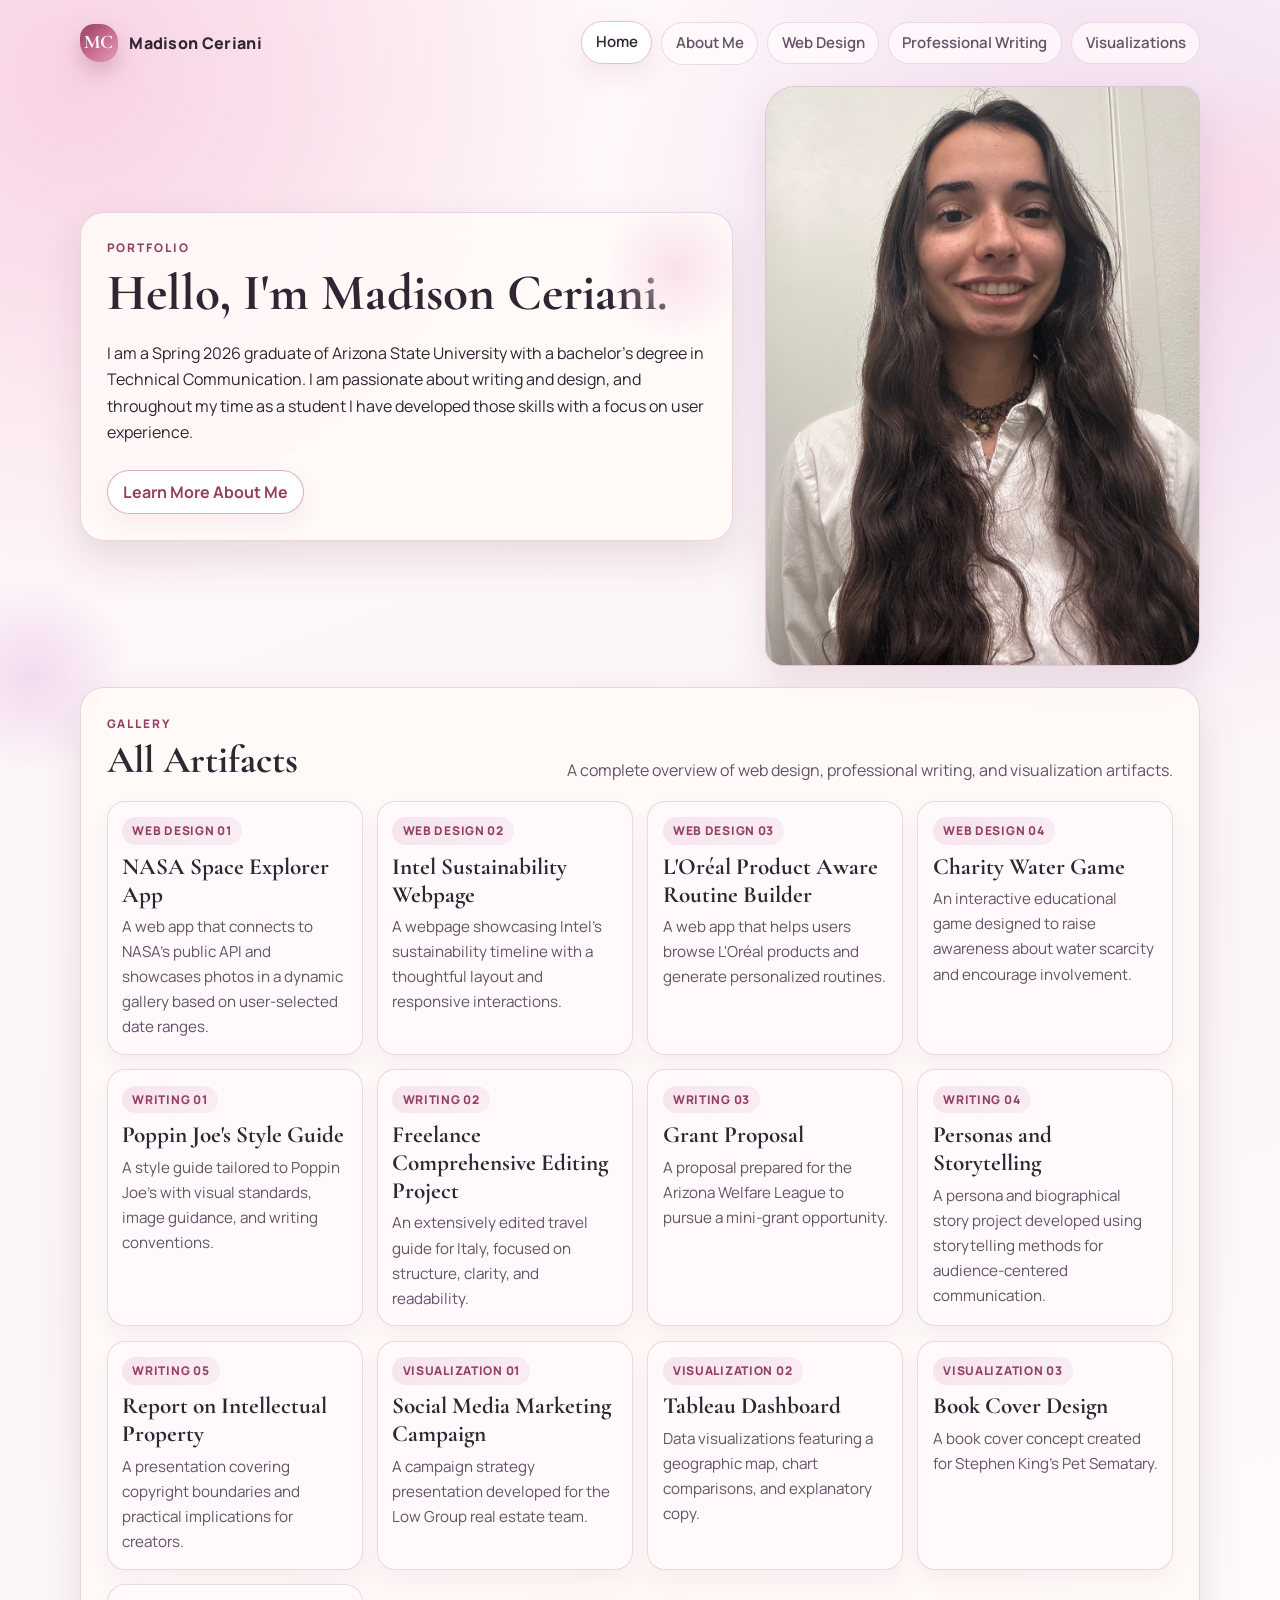
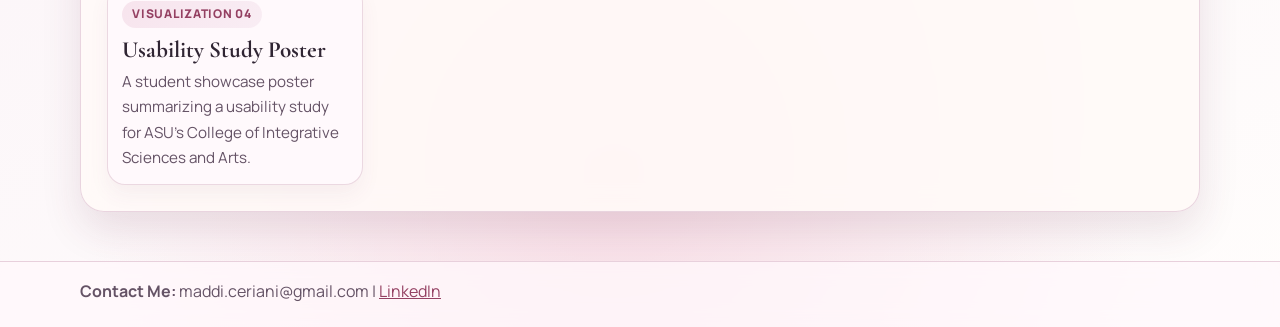
<file: index.html>
<!DOCTYPE html>
<html lang="en">
<head>
  <meta charset="UTF-8">
  <meta name="viewport" content="width=device-width, initial-scale=1.0">
  <title>Madison Ceriani Portfolio | Home</title>
  <link rel="preconnect" href="https://fonts.googleapis.com">
  <link rel="preconnect" href="https://fonts.gstatic.com" crossorigin>
  <link href="https://fonts.googleapis.com/css2?family=Cormorant+Garamond:wght@500;600;700&family=Manrope:wght@400;500;600;700;800&display=swap" rel="stylesheet">
  <link rel="stylesheet" href="assets/css/styles.css">
</head>
<body>
  <div class="page-shell">
    <header class="site-header content-wrap">
      <a class="brand" href="index.html" aria-label="Madison Ceriani portfolio home">
        <span class="brand-mark">MC</span>
        Madison Ceriani
      </a>
      <nav class="nav-links" aria-label="Primary navigation">
        <a class="active" href="index.html">Home</a>
        <a href="about.html">About Me</a>
        <a href="web-design.html">Web Design</a>
        <a href="writing.html">Professional Writing</a>
        <a href="visualizations.html">Visualizations</a>
      </nav>
    </header>

    <main class="content-wrap">
      <section class="hero">
        <div class="hero-panel">
          <div class="eyebrow">Portfolio</div>
          <h1>Hello, I'm Madison Ceriani.</h1>
          <p class="lede">I am a Spring 2026 graduate of Arizona State University with a bachelor's degree in Technical Communication. I am passionate about writing and design, and throughout my time as a student I have developed those skills with a focus on user experience.</p>
          <div class="hero-actions" style="margin-top: 1.5rem;">
            <a class="button-secondary" href="about.html">Learn More About Me</a>
          </div>
        </div>
        <div class="hero-visual">
          <div class="photo-frame">
            <img src="IMG_9565.jpg" alt="Portrait of Madison Ceriani">
          </div>
        </div>
      </section>

      <section class="section-panel">
        <div class="section-head">
          <div>
            <div class="eyebrow">Gallery</div>
            <h2>All Artifacts</h2>
          </div>
          <p class="section-copy">A complete overview of web design, professional writing, and visualization artifacts.</p>
        </div>

        <div class="gallery-grid">
          <article class="gallery-item">
            <div class="tag">Web Design 01</div>
            <h3>NASA Space Explorer App</h3>
            <p>A web app that connects to NASA's public API and showcases photos in a dynamic gallery based on user-selected date ranges.</p>
          </article>
          <article class="gallery-item">
            <div class="tag">Web Design 02</div>
            <h3>Intel Sustainability Webpage</h3>
            <p>A webpage showcasing Intel's sustainability timeline with a thoughtful layout and responsive interactions.</p>
          </article>
          <article class="gallery-item">
            <div class="tag">Web Design 03</div>
            <h3>L'Oréal Product Aware Routine Builder</h3>
            <p>A web app that helps users browse L'Oréal products and generate personalized routines.</p>
          </article>
          <article class="gallery-item">
            <div class="tag">Web Design 04</div>
            <h3>Charity Water Game</h3>
            <p>An interactive educational game designed to raise awareness about water scarcity and encourage involvement.</p>
          </article>
          <article class="gallery-item">
            <div class="tag">Writing 01</div>
            <h3>Poppin Joe's Style Guide</h3>
            <p>A style guide tailored to Poppin Joe's with visual standards, image guidance, and writing conventions.</p>
          </article>
          <article class="gallery-item">
            <div class="tag">Writing 02</div>
            <h3>Freelance Comprehensive Editing Project</h3>
            <p>An extensively edited travel guide for Italy, focused on structure, clarity, and readability.</p>
          </article>
          <article class="gallery-item">
            <div class="tag">Writing 03</div>
            <h3>Grant Proposal</h3>
            <p>A proposal prepared for the Arizona Welfare League to pursue a mini-grant opportunity.</p>
          </article>
          <article class="gallery-item">
            <div class="tag">Writing 04</div>
            <h3>Personas and Storytelling</h3>
            <p>A persona and biographical story project developed using storytelling methods for audience-centered communication.</p>
          </article>
          <article class="gallery-item">
            <div class="tag">Writing 05</div>
            <h3>Report on Intellectual Property</h3>
            <p>A presentation covering copyright boundaries and practical implications for creators.</p>
          </article>
          <article class="gallery-item">
            <div class="tag">Visualization 01</div>
            <h3>Social Media Marketing Campaign</h3>
            <p>A campaign strategy presentation developed for the Low Group real estate team.</p>
          </article>
          <article class="gallery-item">
            <div class="tag">Visualization 02</div>
            <h3>Tableau Dashboard</h3>
            <p>Data visualizations featuring a geographic map, chart comparisons, and explanatory copy.</p>
          </article>
          <article class="gallery-item">
            <div class="tag">Visualization 03</div>
            <h3>Book Cover Design</h3>
            <p>A book cover concept created for Stephen King's Pet Sematary.</p>
          </article>
          <article class="gallery-item">
            <div class="tag">Visualization 04</div>
            <h3>Usability Study Poster</h3>
            <p>A student showcase poster summarizing a usability study for ASU's College of Integrative Sciences and Arts.</p>
          </article>
        </div>
      </section>
    </main>

    <footer class="site-footer">
      <div class="footer-panel content-wrap">
        <p><strong>Contact Me:</strong> maddi.ceriani@gmail.com | <a href="https://www.linkedin.com/in/madison-ceriani-4608a0198/" target="_blank" rel="noopener noreferrer">LinkedIn</a></p>
      </div>
    </footer>
  </div>
</body>
</html>
</file>
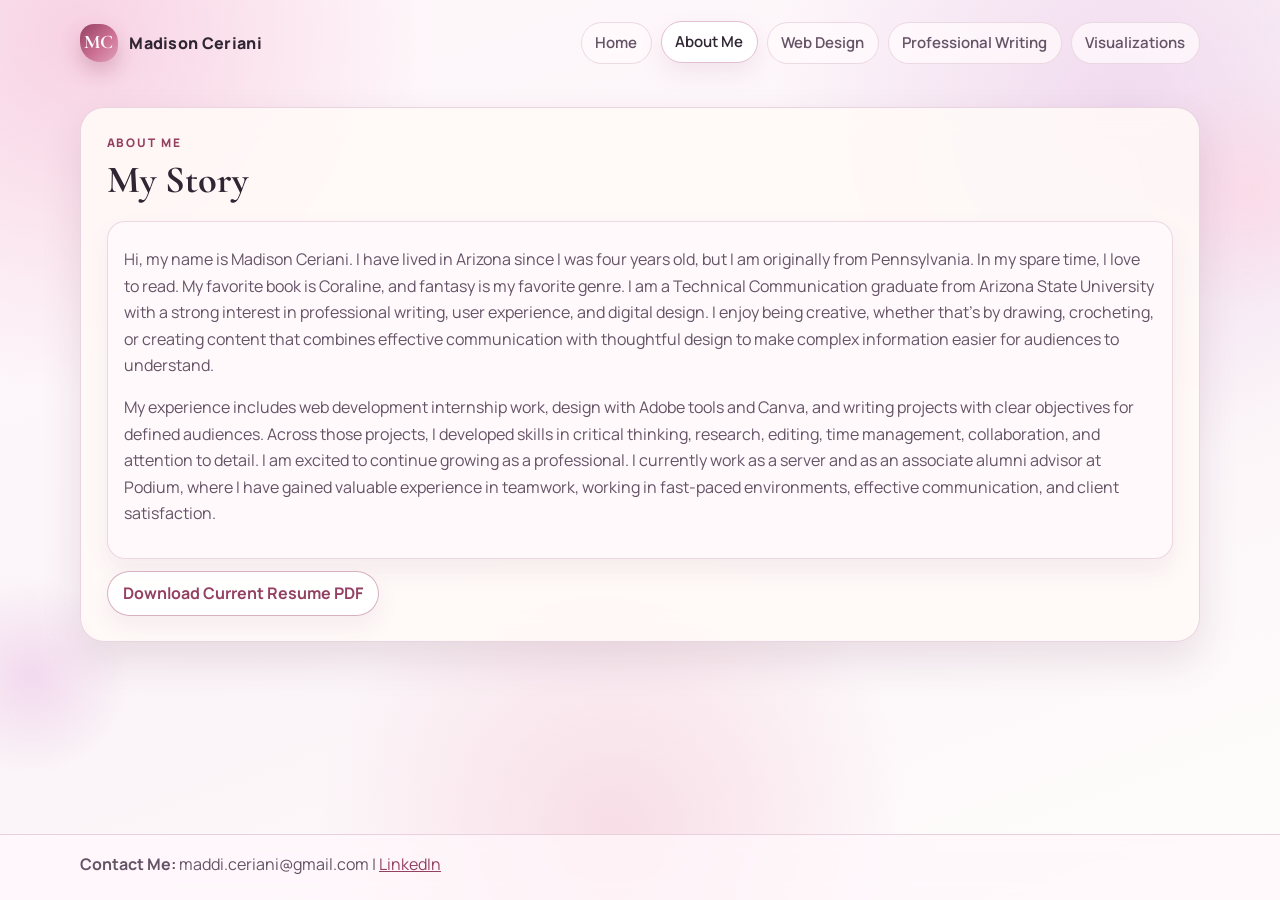
<file: about.html>
<!DOCTYPE html>
<html lang="en">
<head>
  <meta charset="UTF-8">
  <meta name="viewport" content="width=device-width, initial-scale=1.0">
  <title>Madison Ceriani Portfolio | About Me</title>
  <link rel="preconnect" href="https://fonts.googleapis.com">
  <link rel="preconnect" href="https://fonts.gstatic.com" crossorigin>
  <link href="https://fonts.googleapis.com/css2?family=Cormorant+Garamond:wght@500;600;700&family=Manrope:wght@400;500;600;700;800&display=swap" rel="stylesheet">
  <link rel="stylesheet" href="assets/css/styles.css">
</head>
<body>
  <div class="page-shell">
    <header class="site-header content-wrap">
      <a class="brand" href="index.html" aria-label="Madison Ceriani portfolio home">
        <span class="brand-mark">MC</span>
        Madison Ceriani
      </a>
      <nav class="nav-links" aria-label="Primary navigation">
        <a href="index.html">Home</a>
        <a class="active" href="about.html">About Me</a>
        <a href="web-design.html">Web Design</a>
        <a href="writing.html">Professional Writing</a>
        <a href="visualizations.html">Visualizations</a>
      </nav>
    </header>

    <main class="content-wrap">
      <section class="section-panel">
        <div class="section-head">
          <div>
            <div class="eyebrow">About Me</div>
            <h2>My Story</h2>
          </div>
        </div>

        <article class="artifact-card wide">
          <p class="artifact-meta">Hi, my name is Madison Ceriani. I have lived in Arizona since I was four years old, but I am originally from Pennsylvania. In my spare time, I love to read. My favorite book is Coraline, and fantasy is my favorite genre. I am a Technical Communication graduate from Arizona State University with a strong interest in professional writing, user experience, and digital design. I enjoy being creative, whether that's by drawing, crocheting, or creating content that combines effective communication with thoughtful design to make complex information easier for audiences to understand.</p>
          <p class="artifact-meta">My experience includes web development internship work, design with Adobe tools and Canva, and writing projects with clear objectives for defined audiences. Across those projects, I developed skills in critical thinking, research, editing, time management, collaboration, and attention to detail. I am excited to continue growing as a professional. I currently work as a server and as an associate alumni advisor at Podium, where I have gained valuable experience in teamwork, working in fast-paced environments, effective communication, and client satisfaction.</p>
        </article>

        <div class="resume-actions">
          <a class="button-secondary" href="My%20new%20resume.pdf" download>Download Current Resume PDF</a>
        </div>
      </section>
    </main>

    <footer class="site-footer">
      <div class="footer-panel content-wrap">
        <p><strong>Contact Me:</strong> maddi.ceriani@gmail.com | <a href="https://www.linkedin.com/in/madison-ceriani-4608a0198/" target="_blank" rel="noopener noreferrer">LinkedIn</a></p>
      </div>
    </footer>
  </div>
</body>
</html>
</file>
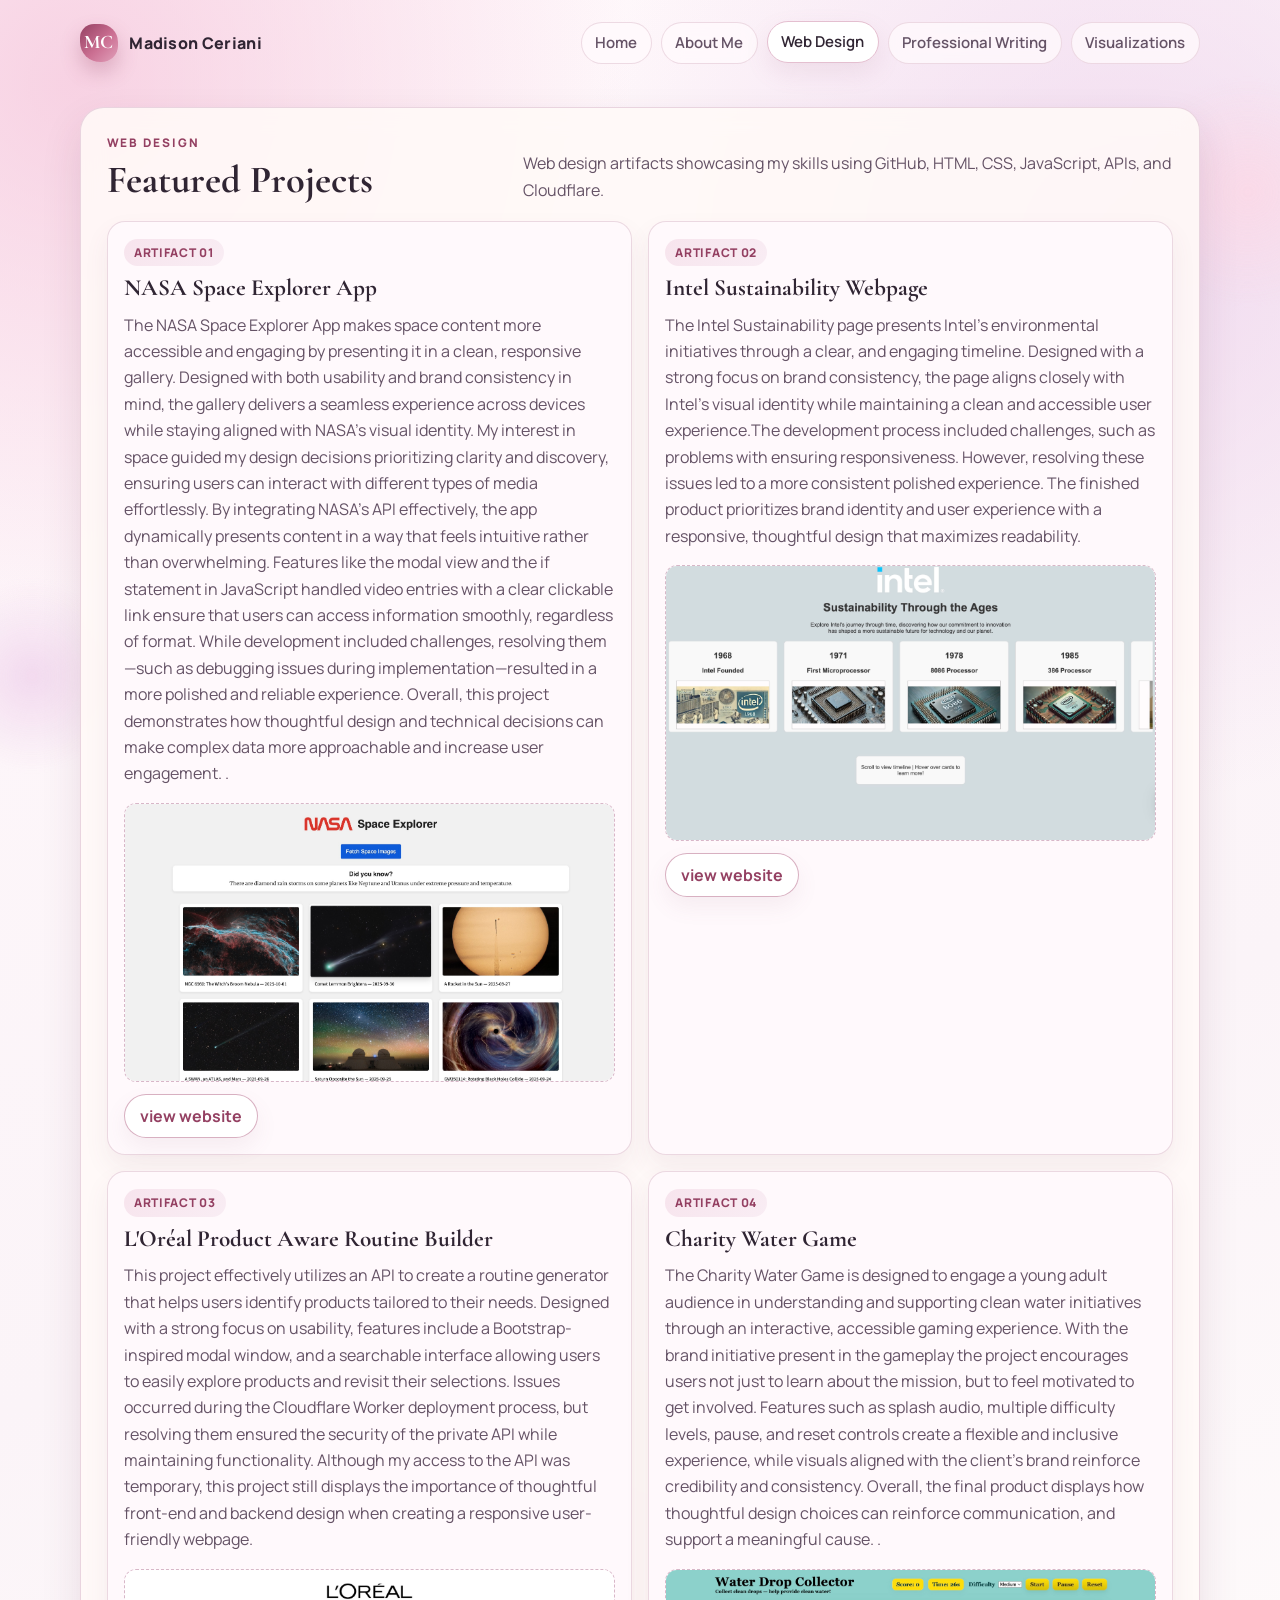
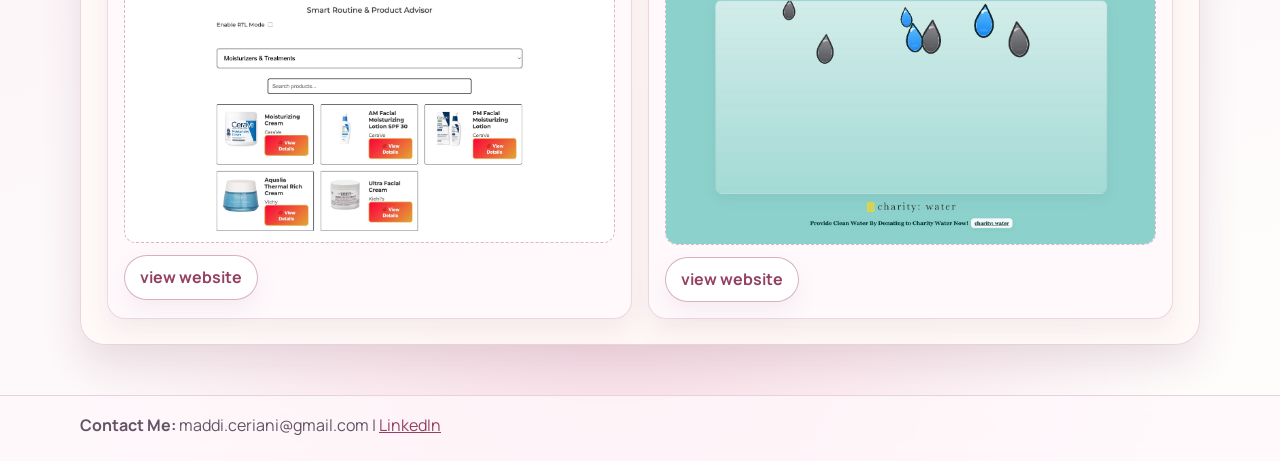
<file: web-design.html>
<!DOCTYPE html>
<html lang="en">
<head>
  <meta charset="UTF-8">
  <meta name="viewport" content="width=device-width, initial-scale=1.0">
  <title>Madison Ceriani Portfolio | Web Design</title>
  <link rel="preconnect" href="https://fonts.googleapis.com">
  <link rel="preconnect" href="https://fonts.gstatic.com" crossorigin>
  <link href="https://fonts.googleapis.com/css2?family=Cormorant+Garamond:wght@500;600;700&family=Manrope:wght@400;500;600;700;800&display=swap" rel="stylesheet">
  <link rel="stylesheet" href="assets/css/styles.css">
</head>
<body>
  <div class="page-shell">
    <header class="site-header content-wrap">
      <a class="brand" href="index.html" aria-label="Madison Ceriani portfolio home">
        <span class="brand-mark">MC</span>
        Madison Ceriani
      </a>
      <nav class="nav-links" aria-label="Primary navigation">
        <a href="index.html">Home</a>
        <a href="about.html">About Me</a>
        <a class="active" href="web-design.html">Web Design</a>
        <a href="writing.html">Professional Writing</a>
        <a href="visualizations.html">Visualizations</a>
      </nav>
    </header>

    <main class="content-wrap">
      <section class="section-panel">
        <div class="section-head">
          <div>
            <div class="eyebrow">Web Design</div>
            <h2>Featured Projects</h2>
          </div>
          <p class="section-copy">Web design artifacts showcasing my skills using GitHub, HTML, CSS, JavaScript, APIs, and Cloudflare.</p>
        </div>

        <div class="artifact-grid">
          <article class="artifact-card">
            <div class="tag">Artifact 01</div>
            <h3>NASA Space Explorer App</h3>
            <p class="artifact-meta">The NASA Space Explorer App makes space content more accessible and engaging by presenting it in a clean, responsive gallery. Designed with both usability and brand consistency in mind, the gallery delivers a seamless experience across devices while staying aligned with NASA’s visual identity.
My interest in space guided my design decisions prioritizing clarity and discovery, ensuring users can interact with different types of media effortlessly. By integrating NASA’s API effectively, the app dynamically presents content in a way that feels intuitive rather than overwhelming. Features like the modal view and the if statement in JavaScript handled video entries with a clear clickable link ensure that users can access information smoothly, regardless of format.
While development included challenges, resolving them—such as debugging issues during implementation—resulted in a more polished and reliable experience. Overall, this project demonstrates how thoughtful design and technical decisions can make complex data more approachable and increase user engagement. 
.</p>
            <div class="media-slot">
              <img class="artifact-image" src="Image 4-26-26 at 3.31 AM.jpg" alt="NASA Space Explorer app screenshot" loading="lazy">
            </div>
            <div class="artifact-links">
              <a href="https://madisonceriani.github.io/09-nasa-space-explorer-v2/" target="_blank" rel="noopener noreferrer">view website</a>
            </div>
          </article>

          <article class="artifact-card">
            <div class="tag">Artifact 02</div>
            <h3>Intel Sustainability Webpage</h3>
            <p class="artifact-meta">The Intel Sustainability page presents Intel’s environmental initiatives through a clear, and engaging timeline.  Designed with a strong focus on brand consistency, the page aligns closely with Intel’s visual identity while maintaining a clean and accessible user experience.The development process included challenges, such as problems with ensuring responsiveness. However, resolving these issues led to a more consistent polished experience. The finished product prioritizes brand identity and user experience with a responsive, thoughtful design that maximizes readability. 
</p>
            <div class="media-slot">
              <img class="artifact-image" src="Image 4-26-26 at 3.30 AM.jpg" alt="Intel Sustainability Through the Ages webpage screenshot" loading="lazy">
            </div>
            <div class="artifact-links">
              <a href="https://madisonceriani.github.io/02-prj-intel-sustainability/" target="_blank" rel="noopener noreferrer">view website</a>
            </div>
          </article>

          <article class="artifact-card">
            <div class="tag">Artifact 03</div>
            <h3>L'Oréal Product Aware Routine Builder</h3>
            <p class="artifact-meta">
This project effectively utilizes an API to create a routine generator that helps users identify products tailored to their needs. Designed with a strong focus on usability, features include a Bootstrap-inspired modal window, and a searchable interface allowing users to easily explore products and revisit their selections. Issues occurred during the Cloudflare Worker deployment process, but resolving them ensured the security of the private API while maintaining functionality. Although my access to the API was temporary, this project still displays the importance of thoughtful front-end and backend design when creating a responsive user-friendly webpage.
</p>
            <div class="media-slot">
              <img class="artifact-image" src="Image 4-26-26 at 3.33 AM.jpg" alt="L'Oreal Smart Routine and Product Advisor screenshot" loading="lazy">
            </div>
            <div class="artifact-links">
              <a href="https://madisonceriani.github.io/09-prj-loreal-routine-builder/" target="_blank" rel="noopener noreferrer">view website</a>
            </div>
          </article>

          <article class="artifact-card">
            <div class="tag">Artifact 04</div>
            <h3>Charity Water Game</h3>
            <p class="artifact-meta">The Charity Water Game is designed to engage a young adult audience in understanding and supporting clean water initiatives through an interactive, accessible gaming experience. With the brand initiative present in the gameplay the project encourages users not just to learn about the mission, but to feel motivated to get involved. Features such as splash audio, multiple difficulty levels, pause, and reset controls create a flexible and inclusive experience, while visuals aligned with the client’s brand reinforce credibility and consistency. Overall, the final product displays how thoughtful design choices can reinforce communication, and support a meaningful cause. .</p>
            <div class="media-slot">
              <img class="artifact-image" src="Image 4-26-26 at 3.32 AM.jpg" alt="Charity Water Game screenshot" loading="lazy">
            </div>
            <div class="artifact-links">
              <a href="https://madisonceriani.github.io/updated-water-drop-game/" target="_blank" rel="noopener noreferrer">view website</a>
            </div>
          </article>
        </div>
      </section>
    </main>

    <footer class="site-footer">
      <div class="footer-panel content-wrap">
        <p><strong>Contact Me:</strong> maddi.ceriani@gmail.com | <a href="https://www.linkedin.com/in/madison-ceriani-4608a0198/" target="_blank" rel="noopener noreferrer">LinkedIn</a></p>
      </div>
    </footer>
  </div>
</body>
</html>
</file>
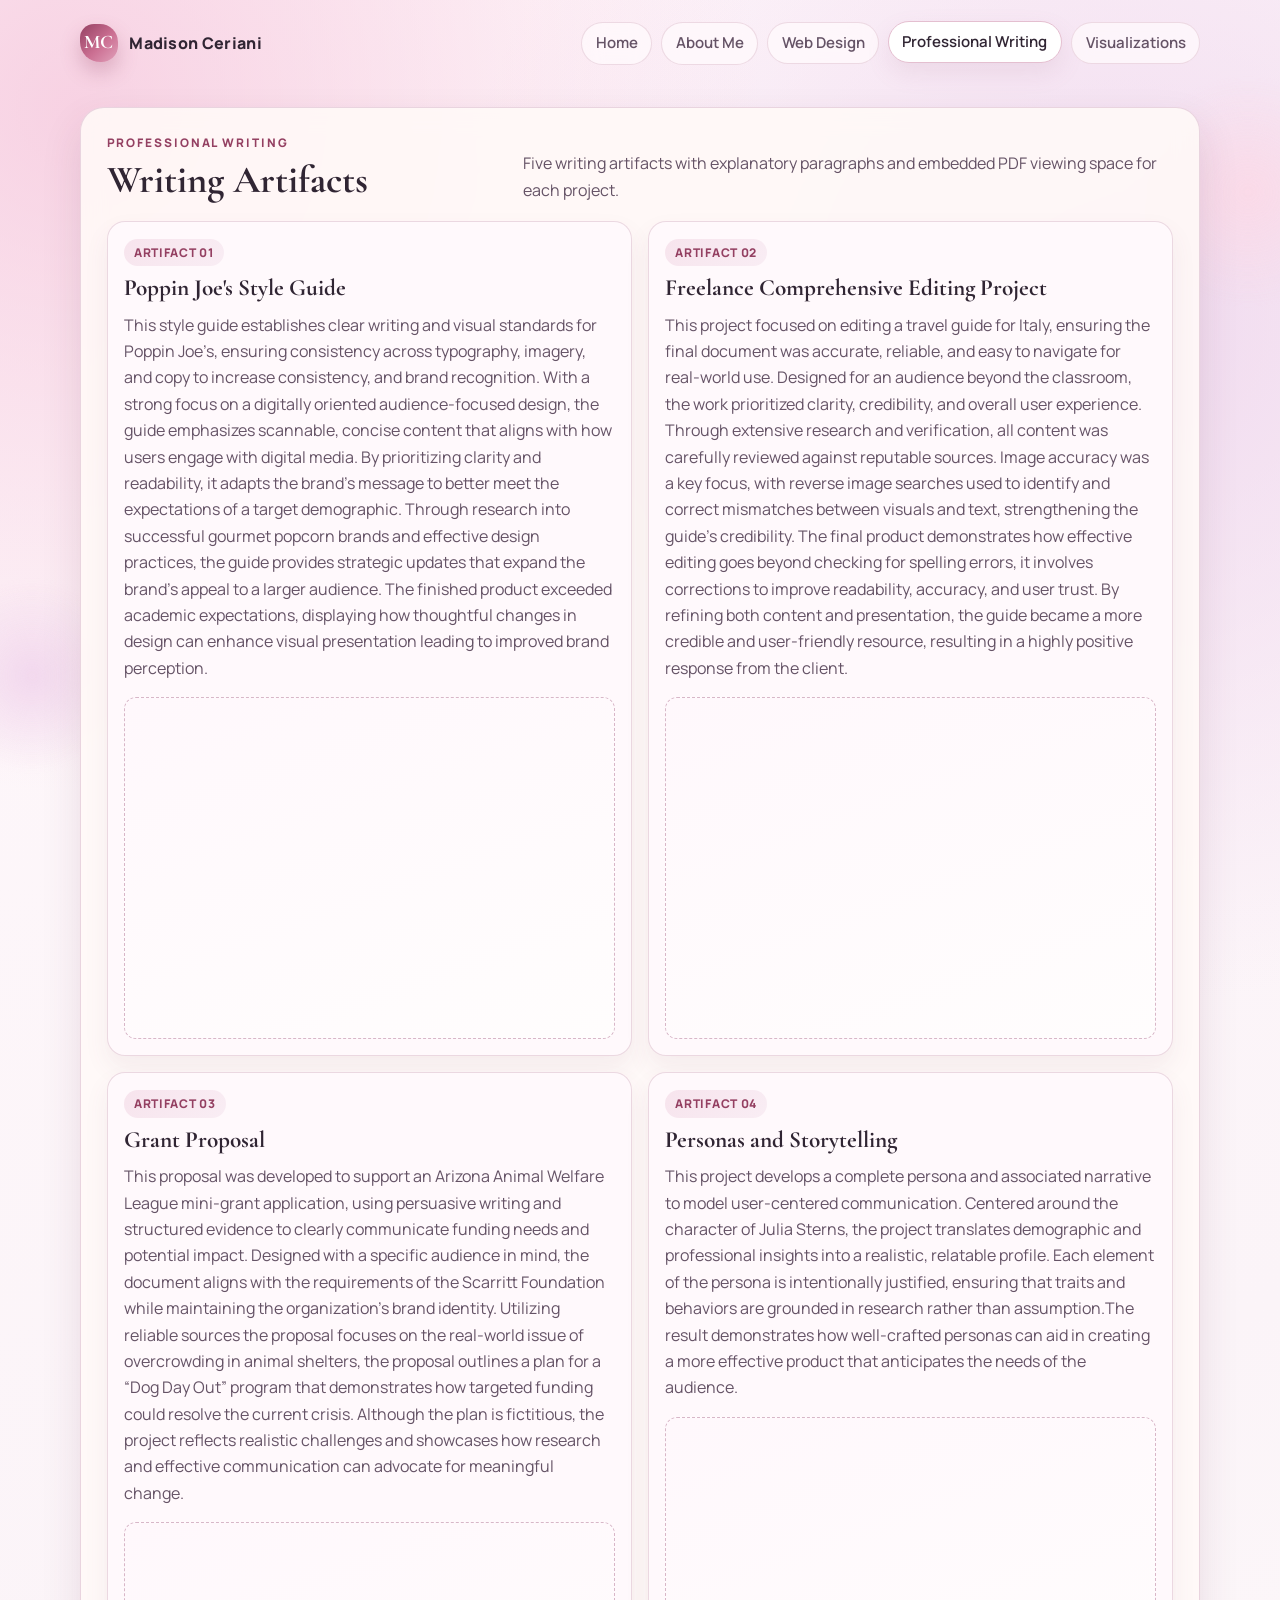
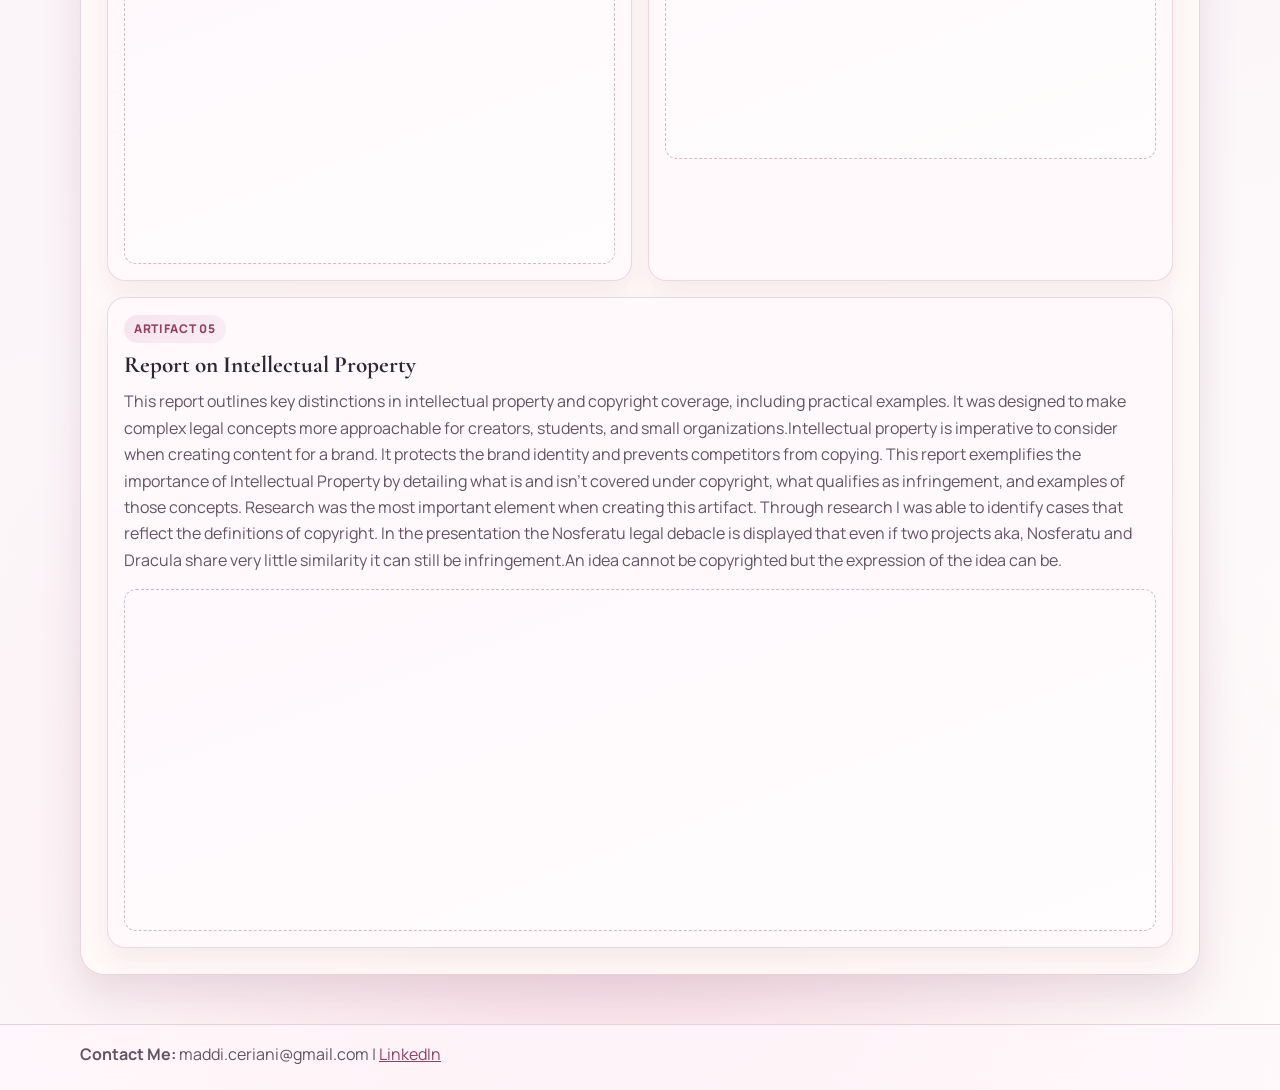
<file: writing.html>
<!DOCTYPE html>
<html lang="en">
<head>
  <meta charset="UTF-8">
  <meta name="viewport" content="width=device-width, initial-scale=1.0">
  <title>Madison Ceriani Portfolio | Professional Writing</title>
  <link rel="preconnect" href="https://fonts.googleapis.com">
  <link rel="preconnect" href="https://fonts.gstatic.com" crossorigin>
  <link href="https://fonts.googleapis.com/css2?family=Cormorant+Garamond:wght@500;600;700&family=Manrope:wght@400;500;600;700;800&display=swap" rel="stylesheet">
  <link rel="stylesheet" href="assets/css/styles.css">
</head>
<body>
  <div class="page-shell">
    <header class="site-header content-wrap">
      <a class="brand" href="index.html" aria-label="Madison Ceriani portfolio home">
        <span class="brand-mark">MC</span>
        Madison Ceriani
      </a>
      <nav class="nav-links" aria-label="Primary navigation">
        <a href="index.html">Home</a>
        <a href="about.html">About Me</a>
        <a href="web-design.html">Web Design</a>
        <a class="active" href="writing.html">Professional Writing</a>
        <a href="visualizations.html">Visualizations</a>
      </nav>
    </header>

    <main class="content-wrap">
      <section class="section-panel">
        <div class="section-head">
          <div>
            <div class="eyebrow">Professional Writing</div>
            <h2>Writing Artifacts</h2>
          </div>
          <p class="section-copy">Five writing artifacts with explanatory paragraphs and embedded PDF viewing space for each project.</p>
        </div>

        <div class="artifact-grid">
          <article class="artifact-card">
            <div class="tag">Artifact 01</div>
            <h3>Poppin Joe's Style Guide</h3>
            <p class="artifact-meta">This style guide establishes clear writing and visual standards for Poppin Joe’s, ensuring consistency across typography, imagery, and copy to increase consistency, and  brand recognition. 
With a strong focus on a digitally oriented audience-focused design, the guide emphasizes scannable, concise content that aligns with how users engage with digital media. By prioritizing clarity and readability, it adapts the brand’s message to better meet the expectations of a target demographic. 
Through research into successful gourmet popcorn brands and effective design practices, the guide provides strategic updates that expand the brand’s appeal to a larger audience. The finished product exceeded academic expectations, displaying how thoughtful changes in design can enhance visual presentation leading to improved brand perception. 
 </p>
            <div class="pdf-view">
              <iframe src="Poppin%20Joe%27s%20Style%20Guide.pdf" title="Poppin Joe's Style Guide PDF"></iframe>
            </div>
          </article>

          <article class="artifact-card">
            <div class="tag">Artifact 02</div>
            <h3>Freelance Comprehensive Editing Project</h3>
            <p class="artifact-meta">This project focused on editing a travel guide for Italy, ensuring the final document was accurate, reliable, and easy to navigate for real-world use. Designed for an audience beyond the classroom, the work prioritized clarity, credibility, and overall user experience.
Through extensive research and verification, all content was carefully reviewed against reputable sources. Image accuracy was a key focus, with reverse image searches used to identify and correct mismatches between visuals and text, strengthening the guide’s credibility.
The final product demonstrates how effective editing goes beyond checking for spelling errors, it involves corrections to improve readability, accuracy, and user trust. By refining both content and presentation, the guide became a more credible and user-friendly resource, resulting in a highly positive response from the client.


            <div class="pdf-view">
              <iframe src="Comprehensive%20Editing%20.pdf" title="Freelance Comprehensive Editing Project PDF"></iframe>
            </div>
          </article>

          <article class="artifact-card">
            <div class="tag">Artifact 03</div>
            <h3>Grant Proposal</h3>
            <p class="artifact-meta">This proposal was developed to support an Arizona Animal Welfare League mini-grant application, using persuasive writing and structured evidence to clearly communicate funding needs and potential impact. Designed with a specific audience in mind, the document aligns with the requirements of the Scarritt Foundation while maintaining the organization’s brand identity.
Utilizing reliable sources the proposal focuses on the real-world issue of overcrowding in animal shelters, the proposal outlines a plan for a “Dog Day Out” program that demonstrates how targeted funding could resolve the current crisis. Although the plan is fictitious, the project reflects realistic challenges and showcases how research and effective communication can advocate for meaningful change.
 </p>
            <div class="pdf-view">
              <iframe src="GrantProposal.pdf" title="Grant Proposal PDF"></iframe>
            </div>
          </article>

          <article class="artifact-card">
            <div class="tag">Artifact 04</div>
            <h3>Personas and Storytelling</h3>
            <p class="artifact-meta">This project develops a complete persona and associated narrative to model user-centered communication. Centered around the character of Julia Sterns, the project translates demographic and professional insights into a realistic, relatable profile. Each element of the persona is intentionally justified, ensuring that traits and behaviors are grounded in research rather than assumption.The result demonstrates how well-crafted personas can aid in creating a more effective product that anticipates the needs of the audience. 

            <div class="pdf-view">
              <iframe src="Personas.pdf" title="Personas and Storytelling PDF"></iframe>
            </div>
          </article>

          <article class="artifact-card" style="grid-column: span 12;">
            <div class="tag">Artifact 05</div>
            <h3>Report on Intellectual Property</h3>
            <p class="artifact-meta">This report outlines key distinctions in intellectual property and copyright coverage, including practical examples. It was designed to make complex legal concepts more approachable for creators, students, and small organizations.Intellectual property is imperative to consider when creating content for a brand. It protects the brand identity and prevents competitors from copying. This report exemplifies the importance of Intellectual Property by detailing what is and isn’t covered under copyright, what qualifies as infringement, and examples of those concepts. Research was the most important element when creating this artifact. Through research I was able to identify cases that reflect the definitions of copyright. In the presentation the Nosferatu legal debacle is displayed that even if two projects aka, Nosferatu and Dracula share very little similarity it can still be infringement.An idea cannot be copyrighted but the expression of the idea can be.  
</p>
            <div class="pdf-view">
              <iframe src="Copyright.pdf" title="Report on Intellectual Property PDF"></iframe>
            </div>
          </article>
        </div>
      </section>
    </main>

    <footer class="site-footer">
      <div class="footer-panel content-wrap">
        <p><strong>Contact Me:</strong> maddi.ceriani@gmail.com | <a href="https://www.linkedin.com/in/madison-ceriani-4608a0198/" target="_blank" rel="noopener noreferrer">LinkedIn</a></p>
      </div>
    </footer>
  </div>
</body>
</html>
</file>
<file: assets/css/styles.css>
:root {
	--bg: #fbf4f8;
	--bg-alt: #f4e4ef;
	--panel: #fff9fc;
	--ink: #302533;
	--ink-soft: #655366;
	--line: #e6cdd9;
	--accent: #b9557b;
	--accent-dark: #944062;
	--accent-soft: #efd2de;
	--highlight: #f7d9e3;
	--shadow: 0 18px 40px rgba(90, 37, 63, 0.12);
	--radius-lg: 24px;
	--radius-md: 18px;
	--radius-sm: 12px;
}

* {
	box-sizing: border-box;
}

html,
body {
	margin: 0;
	padding: 0;
}

body {
	font-family: "Manrope", sans-serif;
	color: var(--ink);
	background:
		radial-gradient(circle at 6% 4%, rgba(245, 197, 219, 0.75) 0%, transparent 24%),
		radial-gradient(circle at 88% 12%, rgba(235, 206, 234, 0.7) 0%, transparent 26%),
		radial-gradient(circle at 48% 92%, rgba(247, 217, 227, 0.85) 0%, transparent 28%),
		linear-gradient(160deg, #fff8fb 0%, var(--bg) 56%, #fffdfc 100%);
	min-height: 100vh;
	line-height: 1.65;
	overflow-x: hidden;
	position: relative;
}

body::before,
body::after {
	content: "";
	position: fixed;
	border-radius: 999px;
	pointer-events: none;
	z-index: 0;
	filter: blur(4px);
	opacity: 0.8;
}

body::before {
	top: 5rem;
	right: -5rem;
	width: 14rem;
	height: 14rem;
	background: radial-gradient(circle, rgba(253, 214, 227, 0.85) 0%, rgba(253, 214, 227, 0) 72%);
}

body::after {
	left: -4rem;
	bottom: 8rem;
	width: 12rem;
	height: 12rem;
	background: radial-gradient(circle, rgba(238, 206, 234, 0.9) 0%, rgba(238, 206, 234, 0) 70%);
}

a {
	color: var(--accent-dark);
}

a:hover {
	color: var(--accent);
}

.page-shell {
	min-height: 100vh;
	display: flex;
	flex-direction: column;
	position: relative;
	z-index: 1;
}

.content-wrap {
	width: min(1120px, 92%);
	margin: 0 auto;
}

.site-header {
	display: flex;
	align-items: center;
	justify-content: space-between;
	gap: 1rem;
	padding: 1.35rem 0;
}

.brand {
	display: inline-flex;
	align-items: center;
	gap: 0.7rem;
	text-decoration: none;
	color: var(--ink);
	font-weight: 800;
	letter-spacing: 0.02em;
}

.brand-mark {
	display: grid;
	place-items: center;
	width: 38px;
	height: 38px;
	border-radius: 14px 18px 16px 20px;
	font-family: "Cormorant Garamond", serif;
	font-size: 1.2rem;
	font-weight: 700;
	color: #fff;
	background: linear-gradient(135deg, var(--accent-dark), #cb6f92 55%, #e1a1bb);
	box-shadow: 0 10px 20px rgba(147, 64, 98, 0.28);
}

.nav-links {
	display: flex;
	gap: 0.55rem;
	flex-wrap: wrap;
	justify-content: flex-end;
}

.nav-links a {
	text-decoration: none;
	color: var(--ink-soft);
	font-weight: 600;
	font-size: 0.94rem;
	padding: 0.5rem 0.85rem;
	border-radius: 999px;
	border: 1px solid rgba(230, 205, 217, 0.7);
	background: rgba(255, 250, 253, 0.76);
	backdrop-filter: blur(10px);
	transition: transform 0.2s ease, box-shadow 0.2s ease, background 0.2s ease, color 0.2s ease;
}

.nav-links a:hover,
.nav-links .active {
	color: var(--ink);
	border-color: #e4bfd0;
	background: #fff;
	box-shadow: 0 10px 24px rgba(165, 111, 136, 0.12);
	transform: translateY(-1px);
}

main {
	flex: 1;
	padding-bottom: 2.1rem;
}

.hero-panel,
.section-panel {
	background: rgba(255, 250, 247, 0.88);
	border: 1px solid rgba(232, 210, 222, 0.95);
	border-radius: var(--radius-lg);
	box-shadow: var(--shadow);
	padding: clamp(1.2rem, 2vw, 2rem);
	backdrop-filter: blur(12px);
}

.hero {
	display: grid;
	grid-template-columns: 1.2fr 0.8fr;
	align-items: center;
	gap: 2rem;
}

.eyebrow {
	text-transform: uppercase;
	letter-spacing: 0.16em;
	font-size: 0.74rem;
	color: var(--accent-dark);
	font-weight: 800;
}

h1,
h2,
h3 {
	margin: 0;
	line-height: 1.2;
	font-family: "Cormorant Garamond", serif;
	font-weight: 700;
}

h1 {
	margin-top: 0.3rem;
	font-size: clamp(2rem, 4.5vw, 3.2rem);
}

h2 {
	margin-top: 0.25rem;
	font-size: clamp(1.7rem, 3.2vw, 2.4rem);
}

h3 {
	font-size: 1.45rem;
}

.lead {
	color: var(--ink-soft);
	max-width: 62ch;
}

.hero-panel {
	position: relative;
	overflow: hidden;
}

.hero-panel::after {
	content: "";
	position: absolute;
	right: -1rem;
	top: -1rem;
	width: 9rem;
	height: 9rem;
	background: radial-gradient(circle, rgba(247, 217, 227, 0.75) 0%, rgba(247, 217, 227, 0) 68%);
	pointer-events: none;
}

.photo-frame {
	background: linear-gradient(145deg, #f9dde7, #ffeef5 58%, #f4cfe0);
	border-radius: 30px 18px 30px 18px;
	overflow: hidden;
	border: 1px solid rgba(226, 194, 210, 0.95);
	box-shadow: 0 18px 38px rgba(140, 84, 111, 0.15);
	aspect-ratio: 3 / 4;
}

.photo-frame img {
	width: 100%;
	height: 100%;
	object-fit: cover;
	display: block;
}

.section-panel {
	margin-top: 1.3rem;
}

.section-head {
	display: flex;
	align-items: end;
	justify-content: space-between;
	gap: 1rem;
	flex-wrap: wrap;
	margin-bottom: 1.1rem;
}

.section-copy {
	max-width: 65ch;
	color: var(--ink-soft);
	margin: 0;
}

.artifact-grid {
	display: grid;
	grid-template-columns: repeat(12, minmax(0, 1fr));
	gap: 1rem;
}

.artifact-card {
	grid-column: span 6;
	background: var(--panel);
	border: 1px solid rgba(234, 214, 224, 0.95);
	border-radius: var(--radius-md);
	padding: 1rem;
	box-shadow: 0 12px 24px rgba(123, 73, 98, 0.08);
}

.artifact-card.wide {
	grid-column: span 12;
}

.tag {
	display: inline-block;
	border-radius: 999px;
	background: linear-gradient(135deg, #f7e4ed, #f9edf4);
	color: var(--accent-dark);
	font-size: 0.75rem;
	font-weight: 800;
	letter-spacing: 0.06em;
	padding: 0.24rem 0.64rem;
	margin-bottom: 0.55rem;
	text-transform: uppercase;
}

.artifact-meta {
	margin-top: 0.55rem;
	color: var(--ink-soft);
}

.media-slot,
.pdf-view,
.resume-drop {
	margin-top: 0.9rem;
	border: 1px dashed #d8b7c8;
	border-radius: var(--radius-sm);
	background: linear-gradient(160deg, #fff8fc, #fffdfd);
}

.media-slot {
	min-height: 190px;
	overflow: hidden;
}

.artifact-image {
	width: 100%;
	height: 100%;
	min-height: 190px;
	object-fit: cover;
	display: block;
}

.artifact-links,
.resume-actions {
	margin-top: 0.75rem;
	display: flex;
	flex-wrap: wrap;
	gap: 0.65rem;
}

.button-secondary,
.artifact-links a,
.hero-cta,
.button {
	display: inline-flex;
	align-items: center;
	justify-content: center;
	text-decoration: none;
	border-radius: 999px;
	border: 1px solid rgba(212, 168, 187, 0.9);
	padding: 0.5rem 0.95rem;
	font-weight: 700;
	color: var(--accent-dark);
	background: rgba(255, 255, 255, 0.9);
	box-shadow: 0 10px 22px rgba(145, 89, 114, 0.08);
	transition: transform 0.2s ease, box-shadow 0.2s ease, background 0.2s ease, color 0.2s ease, border-color 0.2s ease;
}

.hero-cta {
	background: linear-gradient(135deg, #b9557b, #d97d9d);
	color: #fff;
	border-color: transparent;
}

.button-secondary:hover,
.artifact-links a:hover,
.button:hover {
	background: #fff1f7;
	transform: translateY(-1px);
	box-shadow: 0 14px 26px rgba(145, 89, 114, 0.12);
}

.hero-cta:hover {
	filter: brightness(1.05);
	color: #fff;
}

.button:hover,
.button-secondary:hover,
.artifact-links a:hover {
	color: var(--accent-dark);
}

.pdf-view {
	min-height: 340px;
	overflow: hidden;
}

.pdf-view iframe {
	width: 100%;
	min-height: 340px;
	border: 0;
	display: block;
}

.gallery-grid {
	display: grid;
	grid-template-columns: repeat(auto-fit, minmax(220px, 1fr));
	gap: 0.9rem;
}

.gallery-item {
	background: var(--panel);
	border: 1px solid rgba(234, 214, 224, 0.95);
	border-radius: var(--radius-md);
	padding: 0.9rem;
	box-shadow: 0 10px 20px rgba(123, 73, 98, 0.06);
}

.gallery-item p {
	margin: 0.3rem 0 0;
	color: var(--ink-soft);
	font-size: 0.95rem;
}

.resume-drop {
	padding: 1rem;
}

.resume-drop label {
	display: block;
	font-weight: 700;
	margin-bottom: 0.45rem;
}

.resume-drop input {
	width: 100%;
	max-width: 360px;
}

.site-footer {
	margin-top: 1rem;
	border-top: 1px solid rgba(230, 205, 217, 0.9);
	background: rgba(255, 247, 251, 0.76);
	backdrop-filter: blur(10px);
}

.footer-panel {
	padding: 1rem 0 1.4rem;
}

.footer-panel p {
	margin: 0;
	color: var(--ink-soft);
}

.hero-actions {
	display: flex;
	flex-wrap: wrap;
	gap: 0.65rem;
}

@media (max-width: 900px) {
	.hero {
		grid-template-columns: 1fr;
	}

	.photo-frame {
		max-width: 340px;
	}

	.artifact-card {
		grid-column: span 12;
	}
}

@media (max-width: 640px) {
	.site-header {
		flex-direction: column;
		align-items: flex-start;
	}

	.nav-links {
		justify-content: flex-start;
	}

	.pdf-view,
	.pdf-view iframe {
		min-height: 280px;
	}

	.hero-actions {
		flex-direction: column;
		align-items: flex-start;
	}
}
</file>
